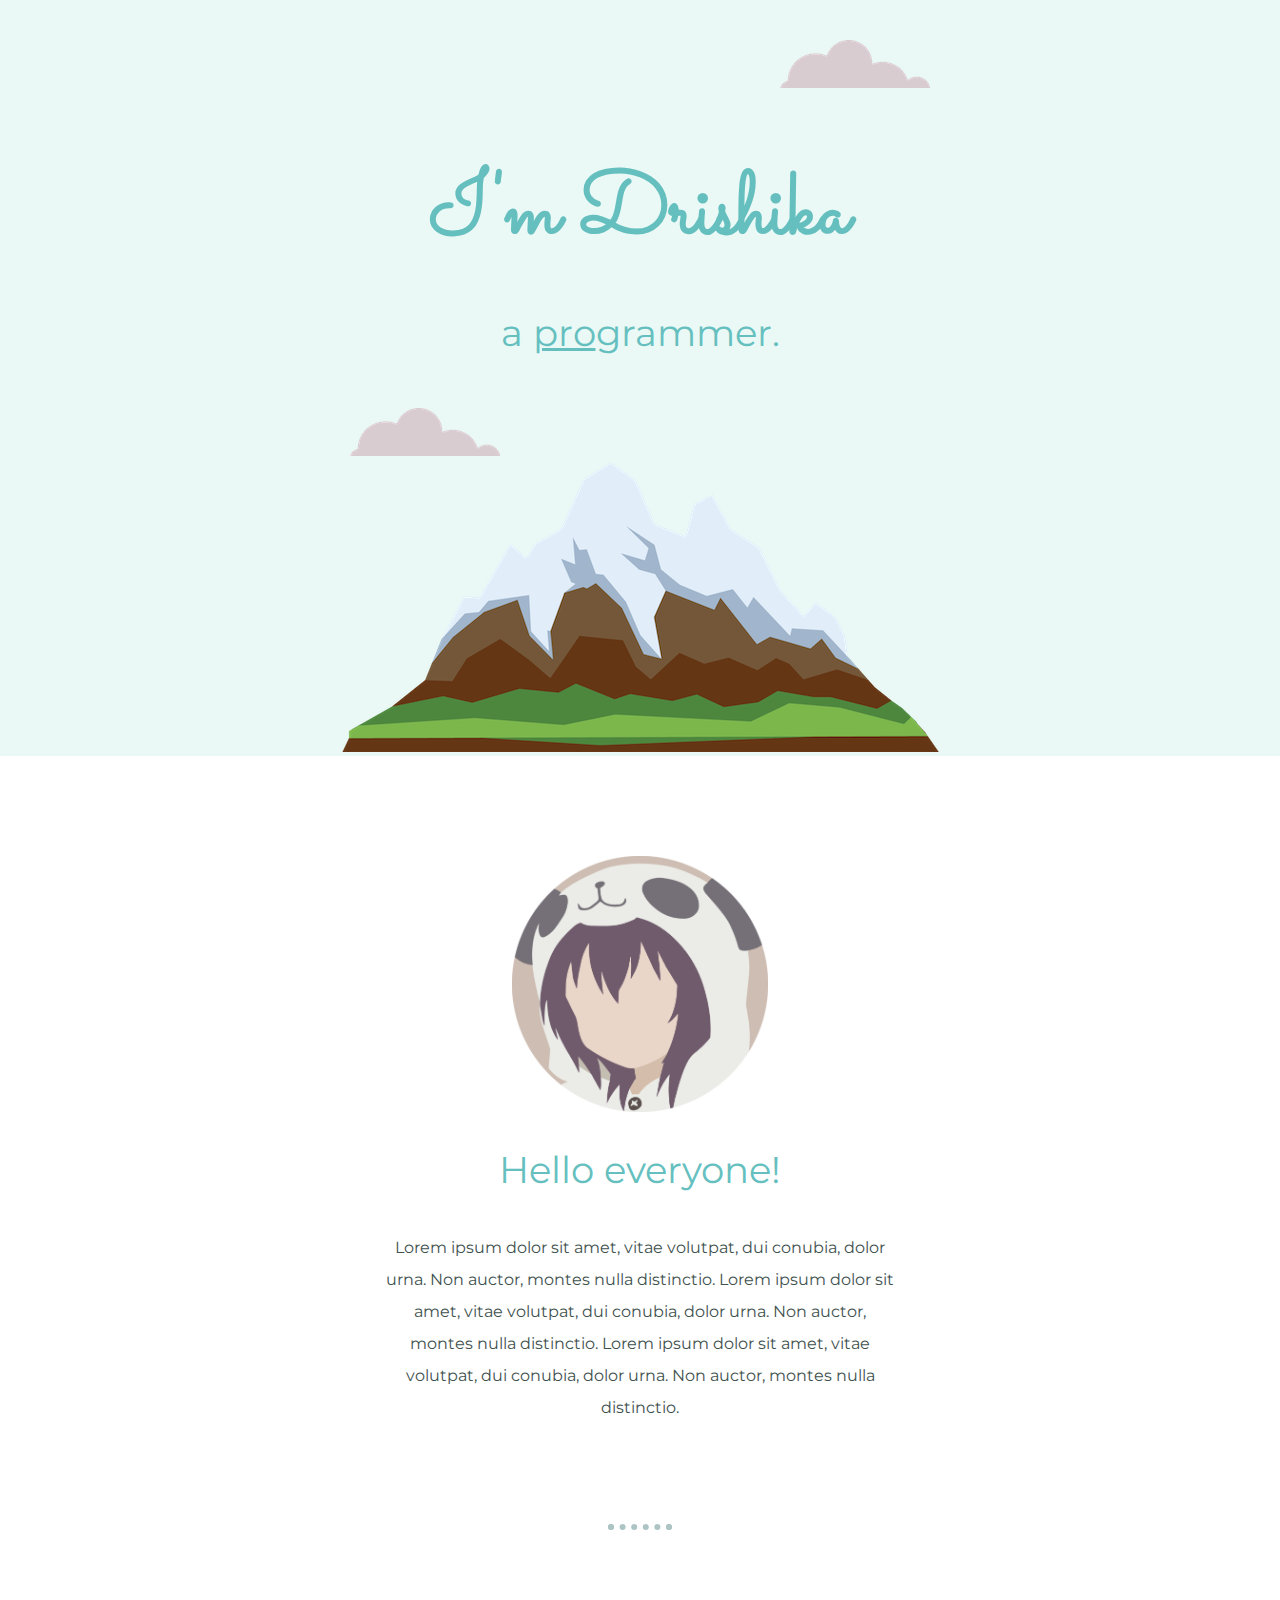
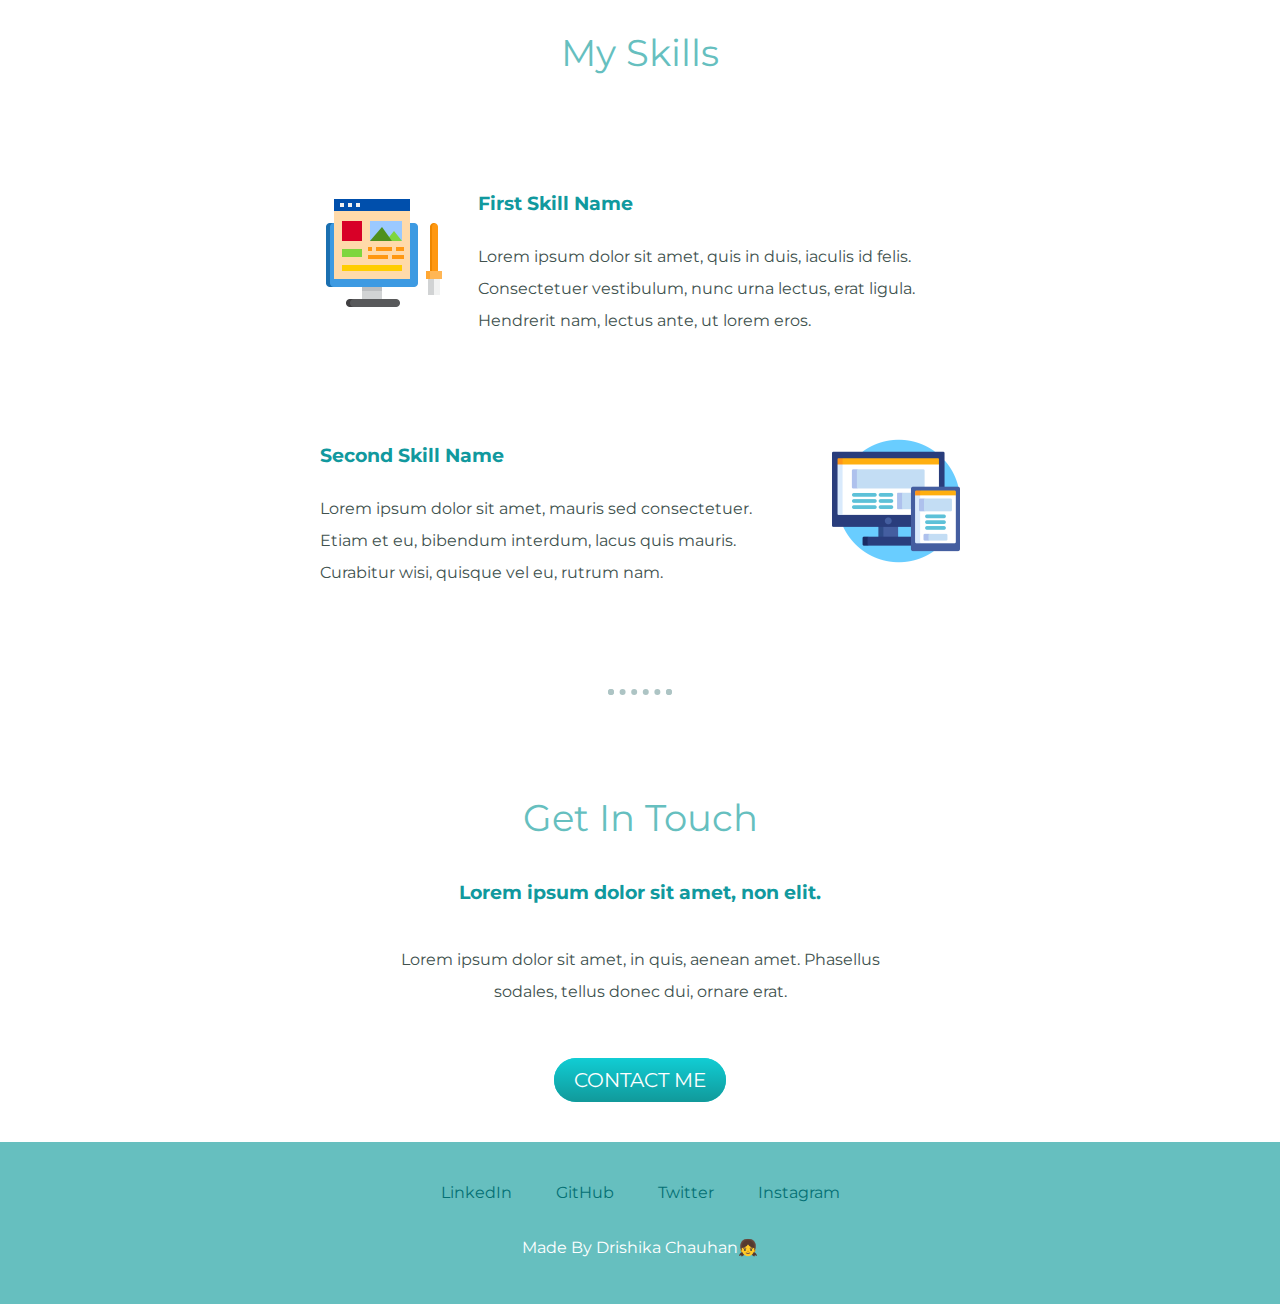
<file: index.html>
<!DOCTYPE html>
<html lang="en">
<head>
    <meta charset="UTF-8">
    <meta http-equiv="X-UA-Compatible" content="IE=edge">
    <meta name="viewport" content="width=device-width, initial-scale=1.0">

    <link rel = "stylesheet" type = "text/css" href="css/style.css">
    <link rel = "icon" href="favicon_new.ico">
    <title>Drishika Chauhan</title>

</head>
<body>

    <div class="top-container">
        <img class="top-cloud" src="images/cloud.png">
        <h1>I'm Drishika</h1>
        <h2>a <span class = "pro">pro</span>grammer.</h2>
        <img class="bottom-cloud" src="images/cloud.png">
        <img src="images/mountain.png">
    </div>

    <div class="middle-container">
      <div class="profile">
        <img class="profile-pic" src="images\image (1)-modified.png" alt="profile pic">
        <h2>Hello everyone!</h2>
        <p class = "intro">Lorem ipsum dolor sit amet, vitae volutpat, dui conubia, dolor urna. Non auctor, montes nulla distinctio. Lorem ipsum dolor sit amet, vitae volutpat, dui conubia, dolor urna. Non auctor, montes nulla distinctio. Lorem ipsum dolor sit amet, vitae volutpat, dui conubia, dolor urna. Non auctor, montes nulla distinctio.</p>
      </div>

      <hr>

      <div class="skills">
        <h2>My Skills</h2>
        <div class="skill-row">
          <img class="design-image" src="images/image1.png" alt="My first Skill">
          <h3>First Skill Name</h3>
          <p>Lorem ipsum dolor sit amet, quis in duis, iaculis id felis. Consectetuer vestibulum, nunc urna lectus, erat ligula. Hendrerit nam, lectus ante, ut lorem eros.</p>
        </div>
        <div class="skill-row">
          <img class="computer-img" src="images/image2.png" alt="My second skill">
          <h3>Second Skill Name</h3>
          <p>Lorem ipsum dolor sit amet, mauris sed consectetuer. Etiam et eu, bibendum interdum, lacus quis mauris. Curabitur wisi, quisque vel eu, rutrum nam.</p>
        </div>
      </div>

      <hr>

      <div class="contact-me">
        <h2>Get In Touch</h2>
        <h3>Lorem ipsum dolor sit amet, non elit.</h3>
        <p class="contact-msg">Lorem ipsum dolor sit amet, in quis, aenean amet. Phasellus sodales, tellus donec dui, ornare erat. </p>
        <a class="btn" href="mailto:drishika.dcs16@gmail.com">CONTACT ME</a>
      </div>
    </div>
    
    <div class="bottom-container">
      <a class="footer-link" href="https://www.linkedin.com/in/drishika-chauhan-647254206/">LinkedIn</a>
      <a class="footer-link" href="https://github.com/drishika2002">GitHub</a>
      <a class="footer-link" href="https://twitter.com/Drishika2002">Twitter</a>
      <a class="footer-link" href="https://www.instagram.com/drishika_dc16/">Instagram</a>
      <p class="footer">Made By Drishika Chauhan👧</p>
    </div>
</body>
</file>
<file: css/style.css>
@import url('https://fonts.googleapis.com/css2?family=Merriweather&family=Montserrat&family=Sacramento&display=swap');

body
{
    margin: 0;
    color: #40514E;
    text-align: center;
    font-family: 'Merriweather', serif;
}

h1
{
    color: #66BFBF;
    font-size: 5.5rem;
    font-family: 'Sacramento', cursive;
    margin: 50px auto 0 auto;
}

h2
{
  color: #66BFBF;
  font-family: 'Montserrat', sans-serif;
  font-size: 2.3rem;
  font-weight: normal;
  padding-bottom: 10px;
}

h3
{
  color: #11999E;
  font-family: 'Montserrat', sans-serif;
}

.top-container
{
    background-color: #EAF9F5;
    position: relative;
    padding-top: 100px;
}

.middle-container
{
    padding-top: 100px;
}

.bottom-container
{
  padding: 40px;
  background-color: #66BFBF;
  margin-top: 50px;
}

.intro
{
  width: 40%;
  margin: auto;
}

.top-cloud 
{
    position: absolute;
    right: 350px;
    top: 40px;
  }
  
.bottom-cloud 
{
    position: absolute;
    left: 350px;
    bottom: 300px;
}

a
{
  color: #047074;
  margin: 10px 20px;
  font-family: 'Montserrat', sans-serif;
  text-decoration: none;
}

a:hover {
  color: #EAF6F6;
}

body
{
    margin: 0;
    color: #40514E;
    text-align: center;
    font-family: 'Merriweather', serif;
}

.pro
{
    text-decoration: underline;
}

p
{
    margin: 0;
    line-height: 2;
    font-family: 'Montserrat', sans-serif;
}

.skill-row
{
  width: 50%;
  margin: 100px auto 100px auto;
  text-align: left;
  line-height: 2;
}

.design-image {
  width: 20%;
  float: left;
  margin-right: 30px;
}

.computer-img {
  width: 20%;
  float: right;
  margin-left: 30px;
}

.profile-pic
{
  width: 20%;
}

hr 
{
    border: dotted #adc4c4 6px;
    border-bottom: none;
    width: 4%;
    margin: 100px auto;
}

.contact-msg
{
  width: 40%;
  margin: 40px auto 60px;
}

.footer
{
  margin-top: 30px;
  color: white;
}

.btn {
  background: #11CDD4;
  background-image: -webkit-linear-gradient(top, #11CDD4, #11999A);
  background-image: -moz-linear-gradient(top, #11CDD4, #11999A);
  background-image: -ms-linear-gradient(top, #11CDD4, #11999A);
  background-image: -o-linear-gradient(top, #11CDD4, #11999A);
  background-image: linear-gradient(to bottom, #11CDD4, #11999A);
  -webkit-border-radius: 25;
  -moz-border-radius: 25;
  border-radius: 25px;
  font-family: 'Montserrat', sans-serif;
  color: #ffffff;
  font-size: 20px;
  padding: 10px 20px 10px 20px;
  text-decoration: none;
}

.btn:hover {
  background: #30E3CB;
  background-image: -webkit-linear-gradient(top, #30E3CB, #2BC4AD);
  background-image: -moz-linear-gradient(top, #30E3CB, #2BC4AD);
  background-image: -ms-linear-gradient(top, #30E3CB, #2BC4AD);
  background-image: -o-linear-gradient(top, #30E3CB, #2BC4AD);
  background-image: linear-gradient(to bottom, #30E3CB, #2BC4AD);
  text-decoration: none;
}
</file>
